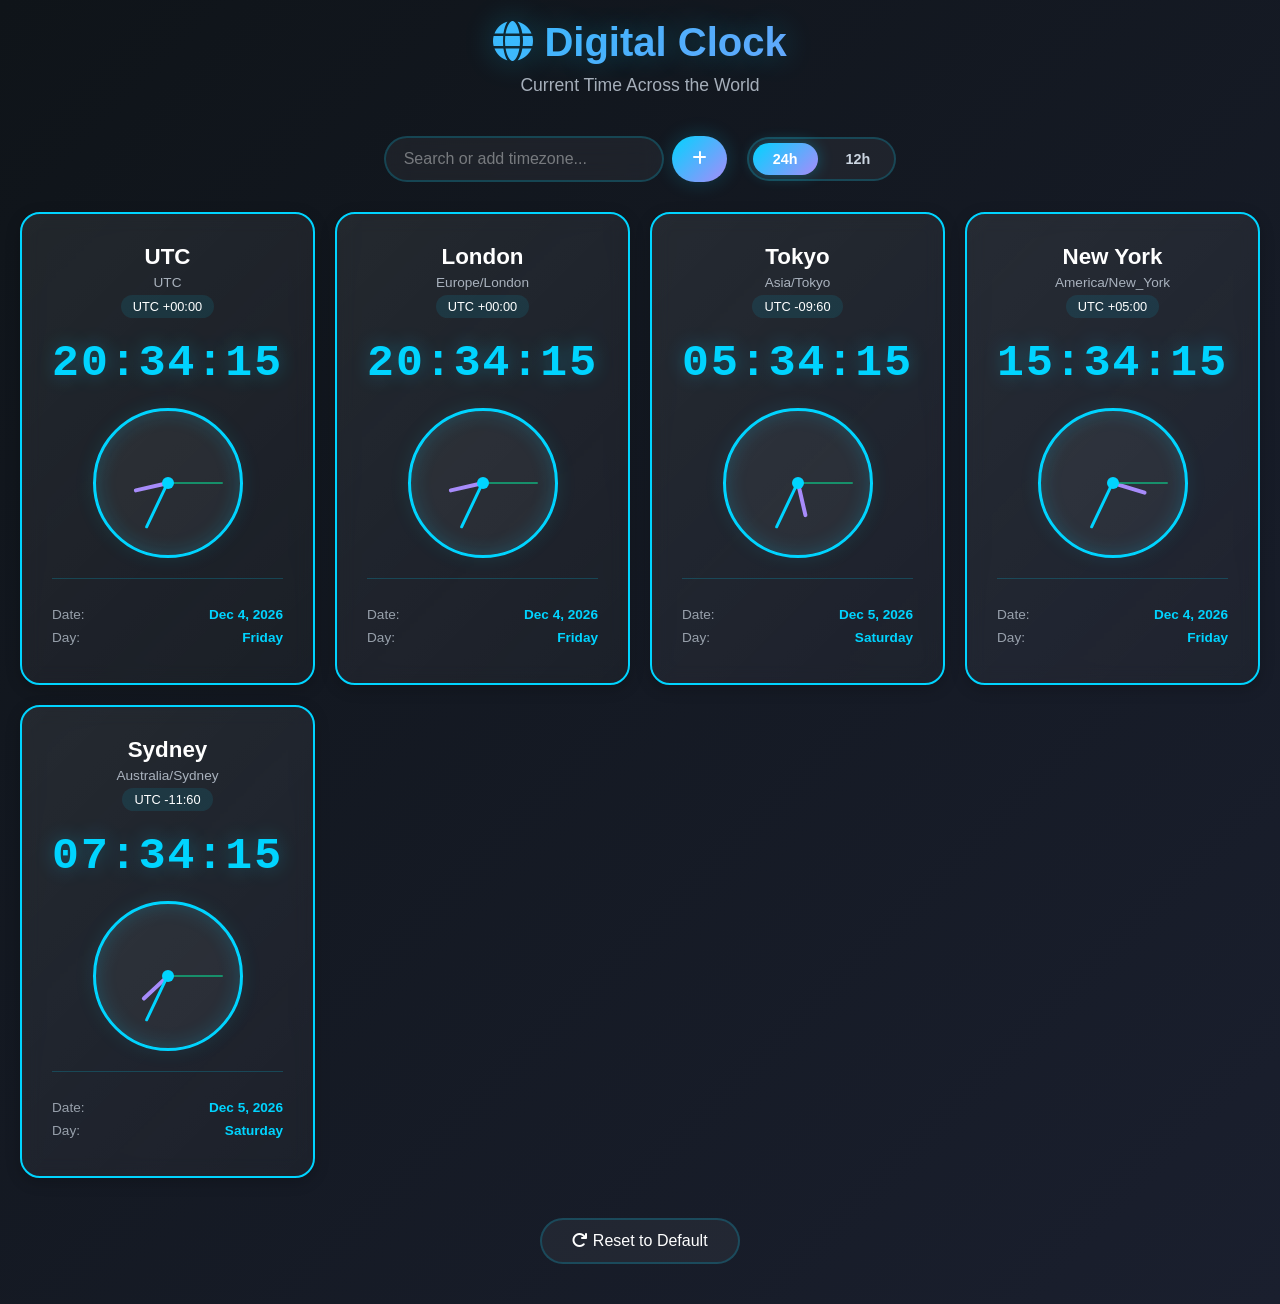
<file: digital-clock/index.html>
<!DOCTYPE html>
<html lang="en">
<head>
    <meta charset="UTF-8">
    <meta name="viewport" content="width=device-width, initial-scale=1.0">
    <title>Digital Clock - Multiple Timezones</title>
    <link rel="stylesheet" href="style.css">
    <link rel="stylesheet" href="https://cdnjs.cloudflare.com/ajax/libs/font-awesome/6.4.0/css/all.min.css">
</head>
<body>
    <div class="container">
        <header>
            <h1><i class="fas fa-globe"></i> Digital Clock</h1>
            <p class="subtitle">Current Time Across the World</p>
        </header>

        <div class="controls">
            <div class="search-container">
                <input type="text" id="searchInput" placeholder="Search or add timezone..." class="search-input">
                <button id="searchBtn" class="search-btn"><i class="fas fa-plus"></i></button>
            </div>
            <div class="format-toggle">
                <button class="format-btn active" id="format24">24h</button>
                <button class="format-btn" id="format12">12h</button>
            </div>
        </div>

        <div class="suggestions" id="suggestions" style="display: none;">
            <!-- Suggestions will appear here -->
        </div>

        <div class="clocks-container" id="clocksContainer">
            <!-- Clock cards will be added here -->
        </div>

        <button class="reset-btn" id="resetBtn"><i class="fas fa-redo"></i> Reset to Default</button>
    </div>

    <script src="script.js"></script>
</body>
</html>
</file>
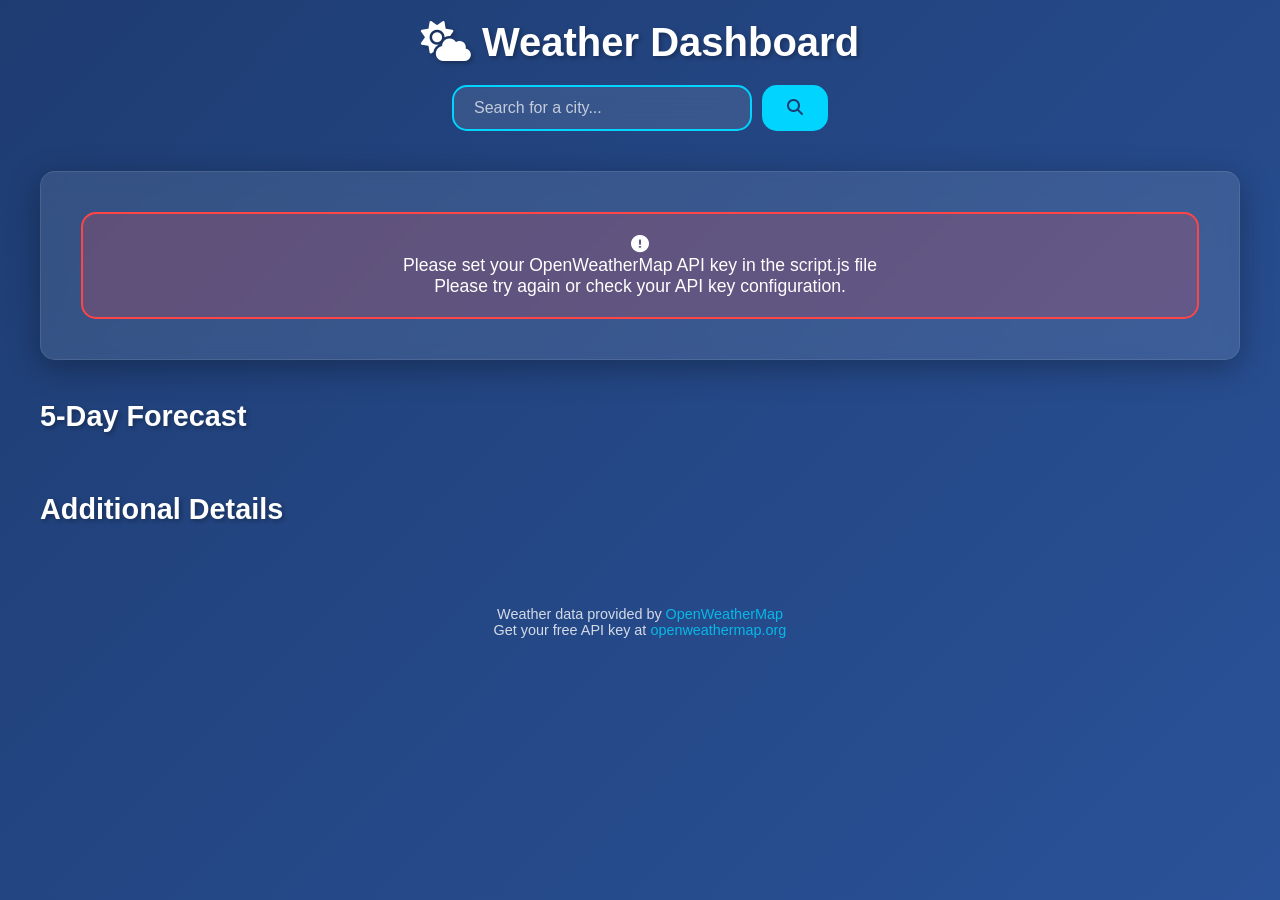
<file: weather-dashboard/index.html>
<!DOCTYPE html>
<html lang="en">
<head>
    <meta charset="UTF-8">
    <meta name="viewport" content="width=device-width, initial-scale=1.0">
    <title>Weather Dashboard</title>
    <link rel="stylesheet" href="style.css">
    <link rel="stylesheet" href="https://cdnjs.cloudflare.com/ajax/libs/font-awesome/6.4.0/css/all.min.css">
</head>
<body>
    <div class="container">
        <header>
            <h1><i class="fas fa-cloud-sun"></i> Weather Dashboard</h1>
            <div class="search-container">
                <input type="text" id="searchInput" placeholder="Search for a city..." class="search-input">
                <button id="searchBtn" class="search-btn"><i class="fas fa-search"></i></button>
            </div>
        </header>

        <main>
            <!-- Current Weather Section -->
            <section class="current-weather" id="currentWeather">
                <div class="loading" id="loading">
                    <i class="fas fa-spinner fa-spin"></i>
                    <p>Loading weather data...</p>
                </div>
            </section>

            <!-- Forecast Section -->
            <section class="forecast-section">
                <h2>5-Day Forecast</h2>
                <div class="forecast-container" id="forecastContainer">
                    <!-- Forecast cards will be populated here -->
                </div>
            </section>

            <!-- Additional Details -->
            <section class="details-section">
                <h2>Additional Details</h2>
                <div class="details-grid" id="detailsGrid">
                    <!-- Details will be populated here -->
                </div>
            </section>
        </main>

        <footer>
            <p>Weather data provided by <a href="https://openweathermap.org/" target="_blank">OpenWeatherMap</a></p>
            <p>Get your free API key at <a href="https://openweathermap.org/api" target="_blank">openweathermap.org</a></p>
        </footer>
    </div>

    <script src="script.js"></script>
</body>
</html>
</file>
<file: digital-clock/style.css>
:root {
    --primary-dark: #0f1419;
    --primary-lighter: #1a1f2e;
    --accent-blue: #00d4ff;
    --accent-purple: #a78bfa;
    --accent-green: #10b981;
    --accent-pink: #ec4899;
    --accent-orange: #f97316;
    --text-primary: #ffffff;
    --text-secondary: #cbd5e1;
    --border-color: rgba(0, 212, 255, 0.2);
    --shadow-light: 0 4px 15px rgba(0, 0, 0, 0.2);
    --shadow-heavy: 0 8px 32px rgba(0, 0, 0, 0.4);
}

* {
    margin: 0;
    padding: 0;
    box-sizing: border-box;
}

body {
    font-family: 'Segoe UI', Tahoma, Geneva, Verdana, sans-serif;
    background: linear-gradient(135deg, var(--primary-dark) 0%, var(--primary-lighter) 100%);
    color: var(--text-primary);
    min-height: 100vh;
    padding: 20px;
    overflow-x: hidden;
}

.container {
    max-width: 1400px;
    margin: 0 auto;
}

/* Header */
header {
    text-align: center;
    margin-bottom: 40px;
    animation: slideDown 0.6s ease-out;
}

header h1 {
    font-size: 2.5rem;
    margin-bottom: 10px;
    background: linear-gradient(135deg, var(--accent-blue), var(--accent-purple));
    -webkit-background-clip: text;
    -webkit-text-fill-color: transparent;
    background-clip: text;
    text-shadow: 0 0 30px rgba(0, 212, 255, 0.3);
}

header .subtitle {
    font-size: 1.1rem;
    color: var(--text-secondary);
    opacity: 0.8;
}

/* Controls */
.controls {
    display: flex;
    justify-content: center;
    align-items: center;
    gap: 20px;
    margin-bottom: 30px;
    flex-wrap: wrap;
    animation: slideDown 0.8s ease-out;
}

.search-container {
    display: flex;
    gap: 8px;
    position: relative;
}

.search-input {
    padding: 12px 18px;
    background: rgba(255, 255, 255, 0.05);
    border: 2px solid var(--border-color);
    border-radius: 25px;
    color: var(--text-primary);
    font-size: 1rem;
    width: 280px;
    transition: all 0.3s ease;
    backdrop-filter: blur(10px);
}

.search-input::placeholder {
    color: rgba(255, 255, 255, 0.4);
}

.search-input:focus {
    outline: none;
    background: rgba(255, 255, 255, 0.08);
    border-color: var(--accent-blue);
    box-shadow: 0 0 20px rgba(0, 212, 255, 0.3);
}

.search-btn {
    padding: 12px 20px;
    background: linear-gradient(135deg, var(--accent-blue), var(--accent-purple));
    color: var(--text-primary);
    border: none;
    border-radius: 25px;
    cursor: pointer;
    font-size: 1rem;
    transition: all 0.3s ease;
    box-shadow: 0 0 20px rgba(0, 212, 255, 0.2);
}

.search-btn:hover {
    transform: translateY(-2px);
    box-shadow: 0 0 30px rgba(0, 212, 255, 0.4);
}

.search-btn:active {
    transform: translateY(0);
}

/* Format Toggle */
.format-toggle {
    display: flex;
    gap: 8px;
    background: rgba(255, 255, 255, 0.05);
    padding: 4px;
    border-radius: 25px;
    border: 2px solid var(--border-color);
}

.format-btn {
    padding: 8px 20px;
    background: transparent;
    color: var(--text-secondary);
    border: none;
    border-radius: 20px;
    cursor: pointer;
    font-size: 0.9rem;
    font-weight: bold;
    transition: all 0.3s ease;
}

.format-btn.active {
    background: linear-gradient(135deg, var(--accent-blue), var(--accent-purple));
    color: var(--text-primary);
    box-shadow: 0 0 15px rgba(0, 212, 255, 0.3);
}

/* Suggestions */
.suggestions {
    background: rgba(255, 255, 255, 0.08);
    border: 2px solid var(--border-color);
    border-radius: 15px;
    padding: 15px;
    margin-bottom: 20px;
    display: grid;
    grid-template-columns: repeat(auto-fit, minmax(150px, 1fr));
    gap: 10px;
    backdrop-filter: blur(10px);
}

.suggestion-item {
    padding: 10px 15px;
    background: rgba(0, 212, 255, 0.1);
    border: 1px solid var(--border-color);
    border-radius: 10px;
    cursor: pointer;
    transition: all 0.3s ease;
    font-size: 0.9rem;
}

.suggestion-item:hover {
    background: rgba(0, 212, 255, 0.2);
    transform: translateY(-2px);
}

/* Clocks Container */
.clocks-container {
    display: grid;
    grid-template-columns: repeat(auto-fill, minmax(280px, 1fr));
    gap: 20px;
    margin-bottom: 40px;
    animation: slideUp 0.8s ease-out;
}

/* Clock Card */
.clock-card {
    background: linear-gradient(135deg, rgba(255, 255, 255, 0.08) 0%, rgba(255, 255, 255, 0.03) 100%);
    border: 2px solid var(--border-color);
    border-radius: 20px;
    padding: 30px;
    text-align: center;
    backdrop-filter: blur(10px);
    box-shadow: var(--shadow-light);
    transition: all 0.3s ease;
    position: relative;
    overflow: hidden;
}

.clock-card::before {
    content: '';
    position: absolute;
    top: 0;
    left: -100%;
    width: 100%;
    height: 100%;
    background: linear-gradient(90deg, transparent, rgba(255, 255, 255, 0.1), transparent);
    transition: left 0.5s ease;
}

.clock-card:hover {
    transform: translateY(-8px);
    border-color: var(--accent-blue);
    box-shadow: 0 0 30px rgba(0, 212, 255, 0.2), var(--shadow-heavy);
}

.clock-card:hover::before {
    left: 100%;
}

.clock-card.preset {
    border-color: var(--accent-blue);
}

.clock-header {
    margin-bottom: 20px;
}

.timezone-name {
    font-size: 1.4rem;
    font-weight: bold;
    margin-bottom: 5px;
    color: var(--text-primary);
}

.timezone-info {
    font-size: 0.85rem;
    color: var(--text-secondary);
    opacity: 0.8;
}

.timezone-offset {
    display: inline-block;
    background: rgba(0, 212, 255, 0.1);
    padding: 4px 12px;
    border-radius: 12px;
    margin-top: 5px;
    font-size: 0.8rem;
}

/* Digital Time Display */
.digital-time {
    font-size: 2.8rem;
    font-weight: bold;
    font-family: 'Courier New', monospace;
    letter-spacing: 2px;
    margin: 20px 0;
    text-shadow: 0 0 20px rgba(0, 212, 255, 0.3);
    color: var(--accent-blue);
}

.digital-time.format-12 {
    font-size: 2.4rem;
}

.time-period {
    font-size: 1rem;
    color: var(--accent-purple);
    margin-left: 10px;
    font-weight: bold;
}

/* Clock Face */
.clock-face {
    position: relative;
    width: 150px;
    height: 150px;
    margin: 20px auto;
    border-radius: 50%;
    background: rgba(255, 255, 255, 0.05);
    border: 3px solid var(--accent-blue);
    box-shadow: inset 0 0 20px rgba(0, 212, 255, 0.2), 0 0 20px rgba(0, 212, 255, 0.1);
}

.clock-face::before {
    content: '';
    position: absolute;
    top: 50%;
    left: 50%;
    transform: translate(-50%, -50%);
    width: 12px;
    height: 12px;
    background: var(--accent-blue);
    border-radius: 50%;
    z-index: 10;
}

.hand {
    position: absolute;
    bottom: 50%;
    left: 50%;
    transform-origin: bottom center;
    background: var(--accent-blue);
    border-radius: 10px;
}

.hour-hand {
    width: 4px;
    height: 35px;
    margin-left: -2px;
    background: var(--accent-purple);
}

.minute-hand {
    width: 3px;
    height: 50px;
    margin-left: -1.5px;
}

.second-hand {
    width: 2px;
    height: 55px;
    margin-left: -1px;
    background: var(--accent-green);
    opacity: 0.7;
}

/* Additional Info */
.additional-info {
    margin-top: 20px;
    padding-top: 20px;
    border-top: 1px solid var(--border-color);
}

.info-row {
    display: flex;
    justify-content: space-between;
    margin: 8px 0;
    font-size: 0.85rem;
    color: var(--text-secondary);
}

.info-label {
    opacity: 0.7;
}

.info-value {
    font-weight: bold;
    color: var(--accent-blue);
}

/* Remove Button */
.remove-btn {
    position: absolute;
    top: 10px;
    right: 10px;
    background: rgba(255, 59, 59, 0.2);
    border: 1px solid rgba(255, 59, 59, 0.4);
    color: #ff3b3b;
    width: 30px;
    height: 30px;
    border-radius: 50%;
    cursor: pointer;
    display: flex;
    align-items: center;
    justify-content: center;
    transition: all 0.3s ease;
    opacity: 0;
}

.clock-card:hover .remove-btn {
    opacity: 1;
}

.remove-btn:hover {
    background: rgba(255, 59, 59, 0.4);
    transform: scale(1.1);
}

/* Reset Button */
.reset-btn {
    display: block;
    margin: 20px auto;
    padding: 12px 30px;
    background: rgba(255, 255, 255, 0.05);
    border: 2px solid var(--border-color);
    color: var(--text-primary);
    border-radius: 25px;
    cursor: pointer;
    font-size: 1rem;
    transition: all 0.3s ease;
}

.reset-btn:hover {
    border-color: var(--accent-orange);
    background: rgba(249, 115, 22, 0.1);
    color: var(--accent-orange);
}

/* Empty State */
.empty-state {
    text-align: center;
    padding: 60px 20px;
    color: var(--text-secondary);
}

.empty-state i {
    font-size: 3rem;
    margin-bottom: 20px;
    opacity: 0.5;
}

.empty-state p {
    font-size: 1.1rem;
}

/* Animations */
@keyframes slideDown {
    from {
        opacity: 0;
        transform: translateY(-30px);
    }
    to {
        opacity: 1;
        transform: translateY(0);
    }
}

@keyframes slideUp {
    from {
        opacity: 0;
        transform: translateY(30px);
    }
    to {
        opacity: 1;
        transform: translateY(0);
    }
}

@keyframes pulse {
    0%, 100% {
        opacity: 1;
    }
    50% {
        opacity: 0.7;
    }
}

/* Responsive */
@media (max-width: 768px) {
    header h1 {
        font-size: 1.8rem;
    }

    .search-input {
        width: 100%;
        max-width: 280px;
    }

    .controls {
        flex-direction: column;
    }

    .clocks-container {
        grid-template-columns: repeat(auto-fill, minmax(250px, 1fr));
    }

    .digital-time {
        font-size: 2.2rem;
    }
}

@media (max-width: 480px) {
    body {
        padding: 10px;
    }

    header h1 {
        font-size: 1.4rem;
    }

    .clock-card {
        padding: 20px;
    }

    .timezone-name {
        font-size: 1.1rem;
    }

    .digital-time {
        font-size: 1.8rem;
        letter-spacing: 1px;
    }

    .clock-face {
        width: 120px;
        height: 120px;
    }

    .clocks-container {
        grid-template-columns: 1fr;
    }
}
</file>
<file: weather-dashboard/style.css>
:root {
    --primary-color: #1e3c72;
    --secondary-color: #2a5298;
    --accent-color: #00d4ff;
    --text-color: #ffffff;
    --bg-gradient: linear-gradient(135deg, #1e3c72 0%, #2a5298 100%);
    --card-bg: rgba(255, 255, 255, 0.1);
    --border-radius: 15px;
    --shadow: 0 8px 32px rgba(0, 0, 0, 0.3);
}

* {
    margin: 0;
    padding: 0;
    box-sizing: border-box;
}

body {
    font-family: 'Segoe UI', Tahoma, Geneva, Verdana, sans-serif;
    background: var(--bg-gradient);
    color: var(--text-color);
    min-height: 100vh;
    padding: 20px;
}

.container {
    max-width: 1200px;
    margin: 0 auto;
}

/* Header Styles */
header {
    text-align: center;
    margin-bottom: 40px;
    animation: slideDown 0.6s ease-out;
}

header h1 {
    font-size: 2.5rem;
    margin-bottom: 20px;
    text-shadow: 2px 2px 4px rgba(0, 0, 0, 0.3);
}

.search-container {
    display: flex;
    gap: 10px;
    justify-content: center;
    flex-wrap: wrap;
}

.search-input {
    padding: 12px 20px;
    border: 2px solid var(--accent-color);
    border-radius: var(--border-radius);
    background: rgba(255, 255, 255, 0.1);
    color: var(--text-color);
    font-size: 1rem;
    width: 300px;
    transition: all 0.3s ease;
    backdrop-filter: blur(10px);
}

.search-input::placeholder {
    color: rgba(255, 255, 255, 0.7);
}

.search-input:focus {
    outline: none;
    background: rgba(255, 255, 255, 0.2);
    box-shadow: 0 0 20px rgba(0, 212, 255, 0.5);
}

.search-btn {
    padding: 12px 25px;
    background: var(--accent-color);
    color: var(--primary-color);
    border: none;
    border-radius: var(--border-radius);
    cursor: pointer;
    font-size: 1rem;
    font-weight: bold;
    transition: all 0.3s ease;
}

.search-btn:hover {
    transform: translateY(-2px);
    box-shadow: 0 5px 15px rgba(0, 212, 255, 0.4);
}

.search-btn:active {
    transform: translateY(0);
}

/* Current Weather Section */
.current-weather {
    background: var(--card-bg);
    backdrop-filter: blur(10px);
    border-radius: var(--border-radius);
    padding: 40px;
    margin-bottom: 40px;
    box-shadow: var(--shadow);
    border: 1px solid rgba(255, 255, 255, 0.1);
    animation: fadeIn 0.8s ease-out;
}

.weather-card {
    display: flex;
    justify-content: space-between;
    align-items: center;
    flex-wrap: wrap;
    gap: 30px;
}

.weather-left {
    flex: 1;
    min-width: 250px;
}

.weather-left h2 {
    font-size: 2.5rem;
    margin-bottom: 10px;
}

.weather-left .description {
    font-size: 1.3rem;
    opacity: 0.9;
    margin-bottom: 15px;
    text-transform: capitalize;
}

.weather-left .temp-info {
    display: flex;
    gap: 30px;
    margin-top: 20px;
    flex-wrap: wrap;
}

.temp-item {
    display: flex;
    flex-direction: column;
}

.temp-item .label {
    font-size: 0.9rem;
    opacity: 0.8;
    margin-bottom: 5px;
}

.temp-item .value {
    font-size: 1.5rem;
    font-weight: bold;
}

.weather-right {
    flex: 1;
    min-width: 150px;
    display: flex;
    flex-direction: column;
    align-items: center;
    justify-content: center;
}

.weather-icon {
    font-size: 5rem;
    margin-bottom: 15px;
    animation: float 3s ease-in-out infinite;
}

.weather-icon.sunny { color: #FFD700; }
.weather-icon.cloudy { color: #B0C4DE; }
.weather-icon.rainy { color: #4169E1; }
.weather-icon.snowy { color: #F0F8FF; }
.weather-icon.windy { color: #87CEEB; }
.weather-icon.stormy { color: #696969; }

.loading {
    text-align: center;
    padding: 40px 20px;
}

.loading i {
    font-size: 3rem;
    margin-bottom: 15px;
    display: block;
}

.loading p {
    font-size: 1.2rem;
    opacity: 0.8;
}

.error {
    background: rgba(255, 69, 69, 0.2);
    border: 2px solid #ff4545;
    padding: 20px;
    border-radius: var(--border-radius);
    text-align: center;
    font-size: 1.1rem;
}

/* Forecast Section */
.forecast-section {
    margin-bottom: 40px;
    animation: slideUp 0.8s ease-out;
}

.forecast-section h2 {
    font-size: 1.8rem;
    margin-bottom: 20px;
    text-shadow: 2px 2px 4px rgba(0, 0, 0, 0.3);
}

.forecast-container {
    display: grid;
    grid-template-columns: repeat(auto-fit, minmax(180px, 1fr));
    gap: 15px;
}

.forecast-card {
    background: var(--card-bg);
    backdrop-filter: blur(10px);
    border-radius: var(--border-radius);
    padding: 20px;
    text-align: center;
    box-shadow: var(--shadow);
    border: 1px solid rgba(255, 255, 255, 0.1);
    transition: all 0.3s ease;
}

.forecast-card:hover {
    transform: translateY(-5px);
    box-shadow: 0 12px 40px rgba(0, 212, 255, 0.3);
}

.forecast-card .date {
    font-size: 0.9rem;
    opacity: 0.8;
    margin-bottom: 10px;
}

.forecast-card .icon {
    font-size: 2.5rem;
    margin-bottom: 10px;
    display: block;
}

.forecast-card .description {
    font-size: 0.9rem;
    opacity: 0.8;
    margin-bottom: 10px;
    text-transform: capitalize;
}

.forecast-card .temp {
    font-size: 1.3rem;
    font-weight: bold;
    margin-bottom: 8px;
}

.forecast-card .temp-range {
    font-size: 0.85rem;
    opacity: 0.7;
}

/* Details Section */
.details-section {
    margin-bottom: 40px;
}

.details-section h2 {
    font-size: 1.8rem;
    margin-bottom: 20px;
    text-shadow: 2px 2px 4px rgba(0, 0, 0, 0.3);
}

.details-grid {
    display: grid;
    grid-template-columns: repeat(auto-fit, minmax(150px, 1fr));
    gap: 15px;
}

.detail-card {
    background: var(--card-bg);
    backdrop-filter: blur(10px);
    border-radius: var(--border-radius);
    padding: 20px;
    text-align: center;
    box-shadow: var(--shadow);
    border: 1px solid rgba(255, 255, 255, 0.1);
}

.detail-card .icon {
    font-size: 2rem;
    margin-bottom: 10px;
    color: var(--accent-color);
}

.detail-card .label {
    font-size: 0.9rem;
    opacity: 0.8;
    margin-bottom: 8px;
}

.detail-card .value {
    font-size: 1.4rem;
    font-weight: bold;
}

/* Footer */
footer {
    text-align: center;
    margin-top: 40px;
    padding: 20px;
    opacity: 0.8;
    font-size: 0.9rem;
}

footer a {
    color: var(--accent-color);
    text-decoration: none;
    transition: all 0.3s ease;
}

footer a:hover {
    text-decoration: underline;
    opacity: 1;
}

/* Animations */
@keyframes slideDown {
    from {
        opacity: 0;
        transform: translateY(-30px);
    }
    to {
        opacity: 1;
        transform: translateY(0);
    }
}

@keyframes slideUp {
    from {
        opacity: 0;
        transform: translateY(30px);
    }
    to {
        opacity: 1;
        transform: translateY(0);
    }
}

@keyframes fadeIn {
    from {
        opacity: 0;
    }
    to {
        opacity: 1;
    }
}

@keyframes float {
    0%, 100% {
        transform: translateY(0px);
    }
    50% {
        transform: translateY(-20px);
    }
}

/* Responsive Design */
@media (max-width: 768px) {
    header h1 {
        font-size: 1.8rem;
    }

    .search-input {
        width: 100%;
        max-width: 300px;
    }

    .current-weather {
        padding: 20px;
    }

    .weather-card {
        flex-direction: column;
        text-align: center;
    }

    .weather-left h2 {
        font-size: 2rem;
    }

    .forecast-container {
        grid-template-columns: repeat(auto-fit, minmax(140px, 1fr));
    }

    .weather-icon {
        font-size: 3.5rem;
    }
}

@media (max-width: 480px) {
    body {
        padding: 10px;
    }

    header h1 {
        font-size: 1.5rem;
    }

    .current-weather {
        padding: 15px;
    }

    .weather-left h2 {
        font-size: 1.5rem;
    }

    .temp-item .value {
        font-size: 1.2rem;
    }

    .forecast-container {
        grid-template-columns: repeat(2, 1fr);
    }

    .details-grid {
        grid-template-columns: repeat(2, 1fr);
    }
}
</file>
